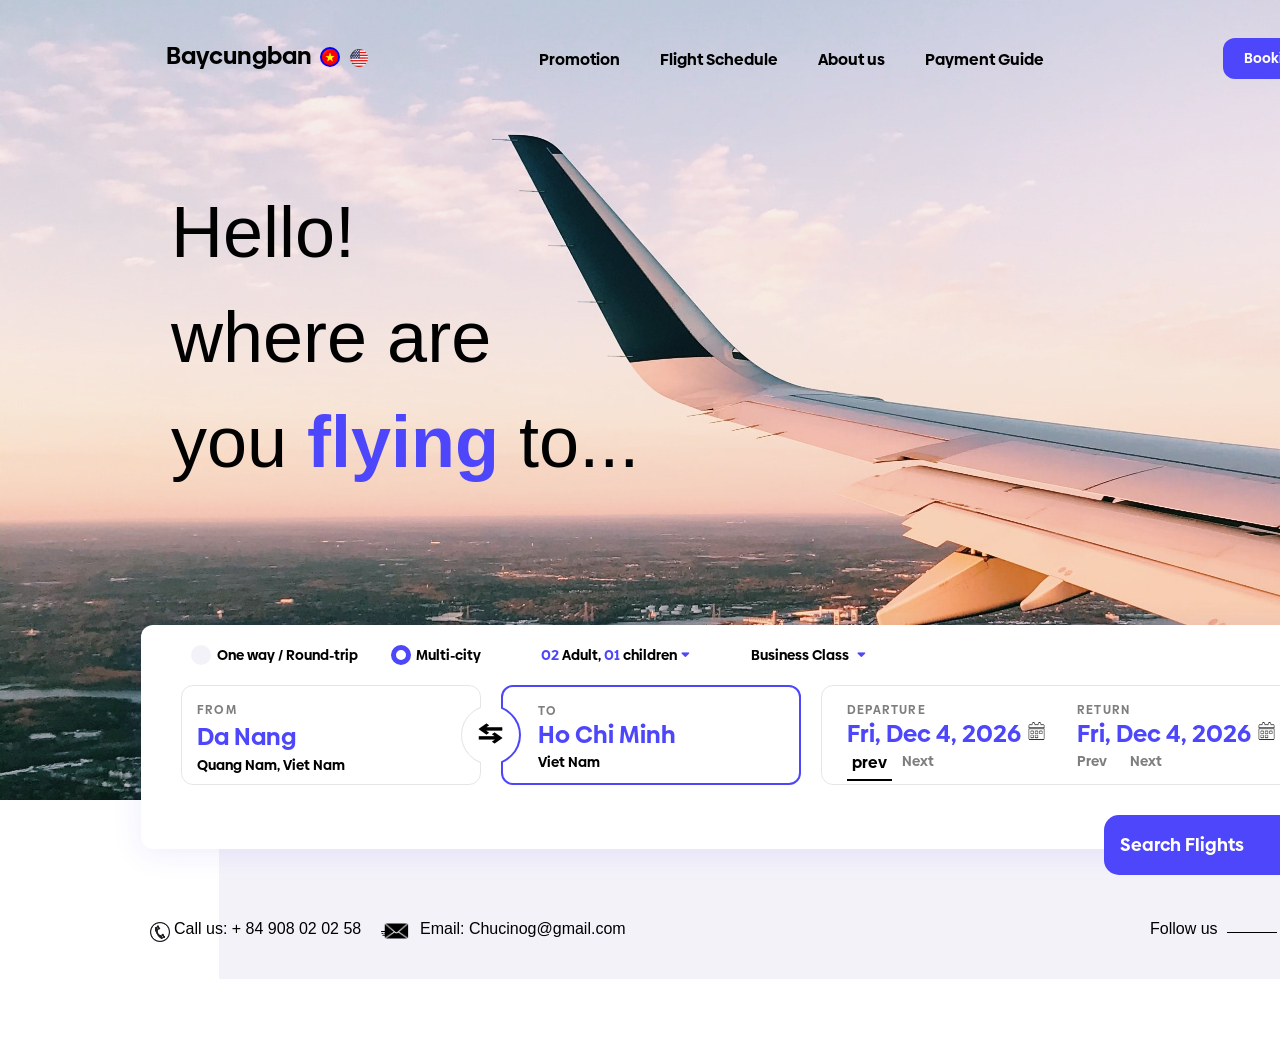
<file: index.html>
<!DOCTYPE html>
<html lang="en">

<head>
    <meta charset="UTF-8">
    <meta http-equiv="X-UA-Compatible" content="IE=edge">
    <meta name="viewport" content="width=device-width, initial-scale=1.0">
    <title>Bay cung ban</title>
    <link rel="stylesheet" href="https://use.fontawesome.com/releases/v5.15.4/css/all.css" />
    <link rel="icon" type="image/png" href="img/icon.ico">
    <link rel="stylesheet" href="/css/style.css">
    <link rel="stylesheet" href="/css/base.css">
</head>

<body>
    <div id="wrapper">
        <!-- Header -->
        <header id="header">
            <div id="slide_home">
                <img src="img/begina-kisembo--rMEwp6TMLs-unsplash.jpg" alt="home" class="img">
                <h3 class="text">Hello! <br>where are <br>you <a>flying</a> to... </h3>
            </div>
            <div class="title"><a href="Home.html">Baycungban</a></div>
            <div class="point"></div>
            <img src="img/flag_vi.png" alt="" class="language1">
            <img src="img/3909383.png" alt="" class="language2">

            <div id="menu">
                <ul>
                    <li><a href="">Promotion</a></li>
                    <li><a href="Fights_Sechedule.html">Flight Schedule</a></li>
                    <li><a href="">About us</a></li>
                    <li><a href="">Payment Guide</a></li>
                </ul>
            </div>
            <div id="booking">
                <button class="btn">Booking now</button>
            </div>
        </header>
        <div id="main">
            <div id="main_box">
                <div class="round_trip">
                    <p class="radius1"></p>
                    <p class="text1">One way / Round-trip</p>
                    <p class="radius2"></p>
                    <p class="text2">Multi-city</p>
                    <p class="text3"> <a href="#">02</a> Adult, <a href="">01</a> children</p>
                    <i class="icon fas fa-sort-down"></i>
                    <p class="text4">Business Class</p>
                    <i class="icon1 fas fa-sort-down"></i>
                </div>
                <div class="airline">
                    <div class="from">
                        <p class="from_title">from</p>
                        <h6 class="from_place">Da Nang</h6>
                        <p class="from_more">Quang Nam, Viet Nam</p>
                    </div>
                    <div class="to">
                        <p class="to_title">to</p>
                        <h6 class="to_place">Ho Chi Minh</h6>
                        <p class="to_more">Viet Nam</p>
                    </div>
                    <div class="border1"></div>
                    <div class="border2"></div>
                    <img class="arrow" src="img/877894-200.png" alt="arrow">
                    <div class="time">
                        <div class="time_start">
                            <p class="time_title">Departure</p>
                            <h6 class="time_day" style="display: flex;">
                                <div id="displayFromDate"></div>
                                <img src="img/free-calendar-icon-865-thumb.png" alt="celendar" />
                                <input type="date" id="fromDate" onchange="functionFromDate(this.value)" />
                            </h6>
                            <p class="time_next1"> Next</p>
                            <b>prev</b>
                        </div>
                        <div class="time_stop">
                            <p class="time_title">return</p>
                            <h6 class="time_day">
                                <div id="displayToDate"></div>
                                <img src="img/free-calendar-icon-865-thumb.png" alt="celendar" />
                                <input type="date" id="toDate" onchange="functionToDate(this.value)" />
                            </h6>
                            <p class="time_next"> Prev Next</p>
                        </div>
                    </div>
                </div>
                <button class="round_search">
                    <p class="text">Search Flights</p>
                    <img src="img/60934.png" alt="" class="arrow_right">
                </button>
            </div>
        </div>
        <div id="footer">
            <div class="box"></div>
            <img class="icon1" src="img/molumen-phone-icon.png" alt="">
            <p class="phone">Call us: + 84 908 02 02 58</p>
            <img src="img/mail.png" alt="" class="icon2">
            <p class="email">Email: Chucinog@gmail.com</p>
            <p class="social">Follow us</p>
            <div class="border5"></div>
            <img src="img/face.png" alt="" class="icon3">
            <img src="img/Instagram.png" alt="" class="icon4">
        </div>
    </div>

    <script src="./app.js"></script>
</body>

</html>
</file>
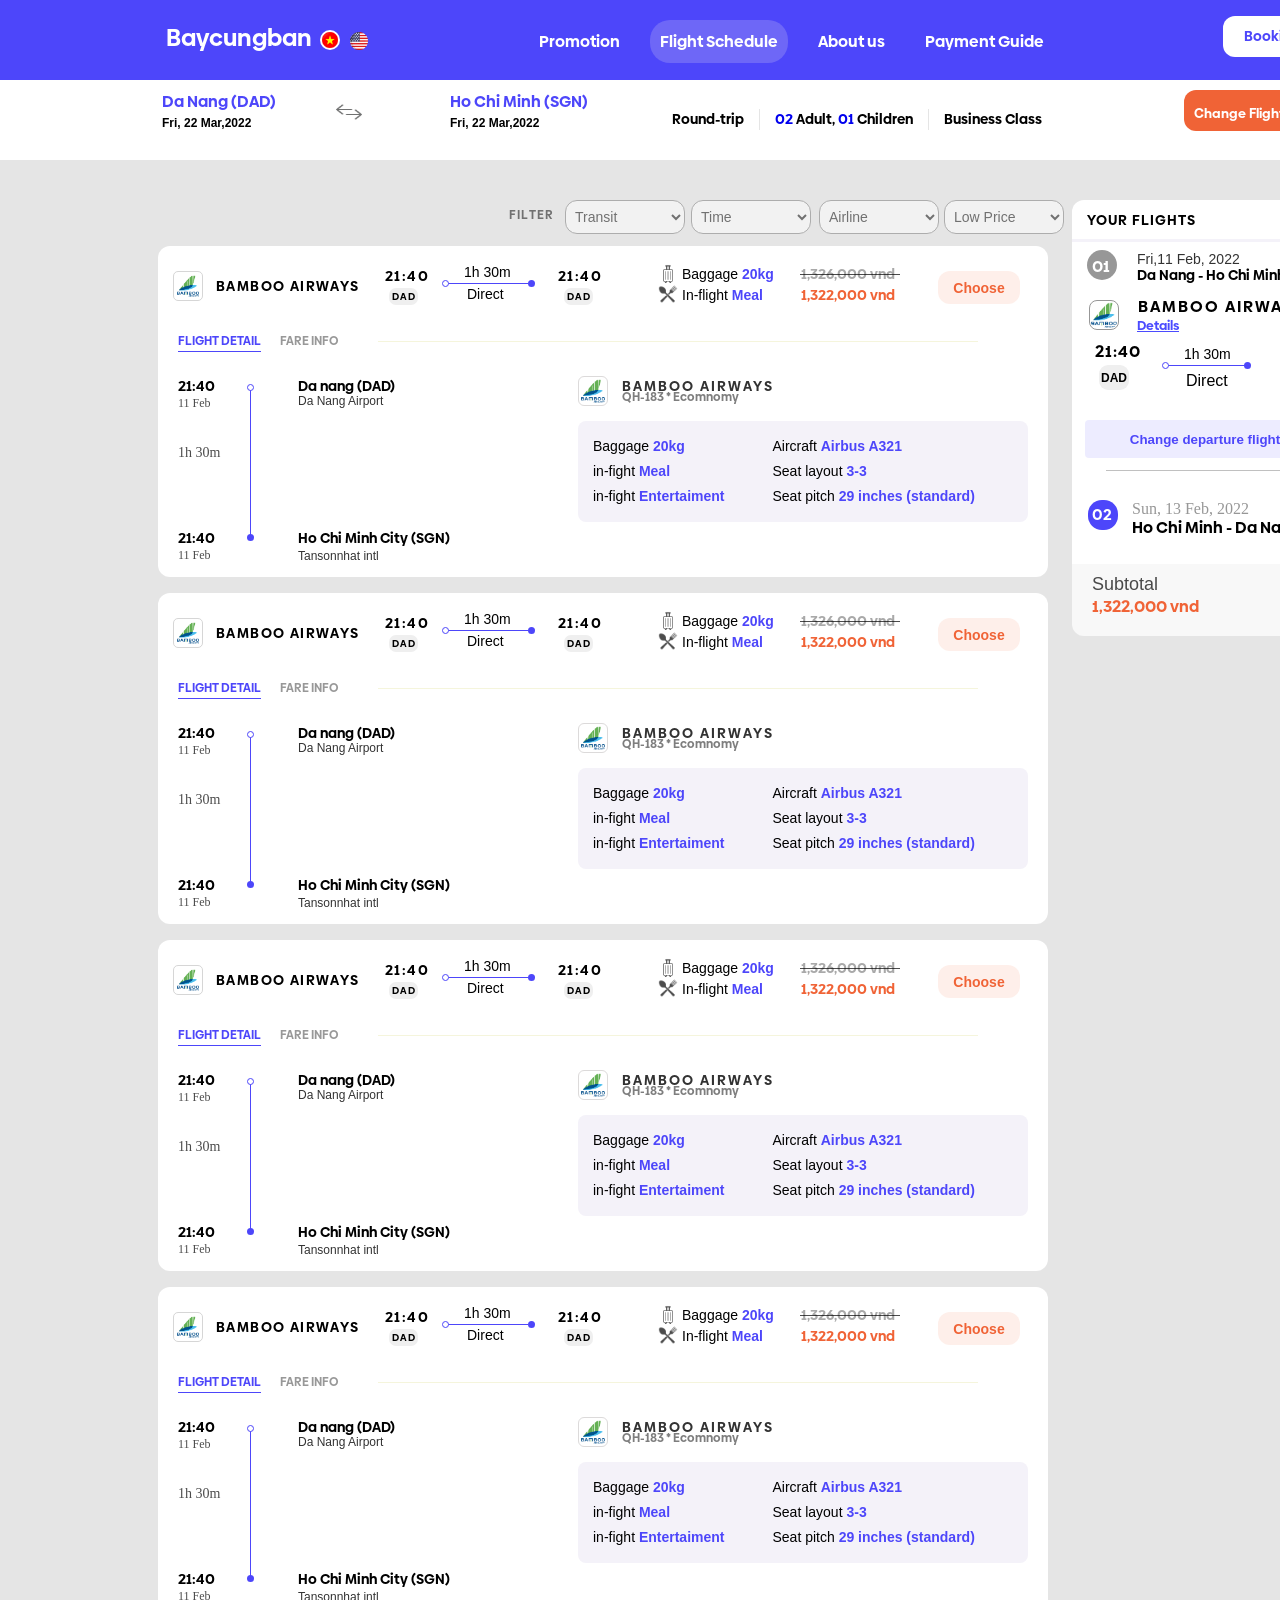
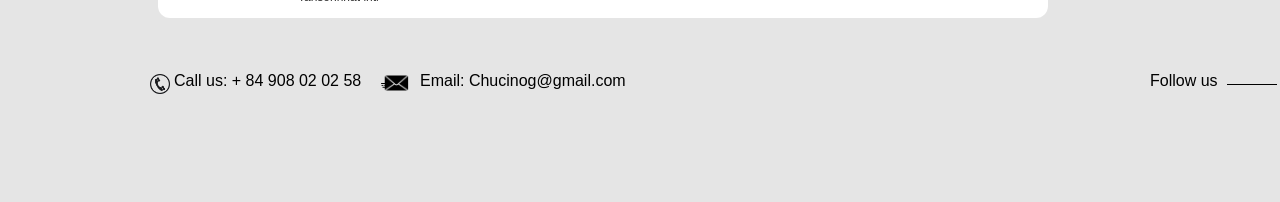
<file: Fights_Sechedule.html>
<!DOCTYPE html>
<html lang="en">
<head>
    <meta charset="UTF-8">
    <meta http-equiv="X-UA-Compatible" content="IE=edge">
    <meta name="viewport" content="width=device-width, initial-scale=1.0">
    <link rel="stylesheet" href="/css/style1.css">
    <link rel="stylesheet" href="/css/base1.css">
    <link rel="icon" type="image/png" href="img/icon.ico">
    <title>Bay Cung Ban</title>
</head>
<body>
    <div id="wrapper">
        <header id="header">
            <div class="title"><a href="Home.html">Baycungban</a></div>
            <div class="point"></div>
            <img src="img/flag_vi.png" alt="" class="language1">
            <img src="img/3909383.png" alt="" class="language2">
            
            <div id="menu">
                <ul>
                    <li><a href="">Promotion</a></li>
                    <li><a class="demo" href="">Flight Schedule</a></li>
                    <li><a href="">About us</a></li>
                    <li><a href="">Payment Guide</a></li>
                </ul>
            </div>
            <div id="booking">
                <button class="btn">Booking now</button>
            </div>
        </header>
        <div id="main">
            <div class="main_search">
                <div class="from">
                    <h6 class="place">Da Nang (DAD)</h6>
                    <p class="time">Fri, 22 Mar,2022</p>
                </div>
                <img src="img/DoubleArrowLeftRight-512.webp" alt="" class="icon1">
                <div class="to">
                    <h6 class="place">Ho Chi Minh (SGN)</h6>
                    <p class="time">Fri, 22 Mar,2022</p>
                </div>
                <div class="text">
                    <p class="text1">Round-trip</p>
                    <p class="text2"><a href="#">02</a> Adult, <a href="#">01</a> Children</p>
                    <p class="text3">Business Class</p>
                </div>
                <button class="btn">
                    <p class="text3">Change Flights</p> 
                    <img class="search" src="img/Search-icon-1.png" alt="">
                </button>
            </div>
            <div id="content">
                <div id="content__left">
                    <div style="display: flex;">
                        <p>Filter</p>
                        <select id="select1">
                            <option value="">Transit</option>
                            <option value="">option2</option>
                            <option value="">option3</option>
                        </select>
                        <select id="select2">
                            <option value="">Time</option>
                            <option value="">option2</option>
                            <option value="">option3</option>
                        </select>
                        <select id="select3">
                            <option value="">Airline</option>
                            <option value="">option2</option>
                            <option value="">option3</option>
                        </select>
                        <select id="select4">
                            <option value="">Low Price</option>
                            <option value="">option2</option>
                            <option value="">option3</option>
                        </select>
                    </div>
                </div>
                <div id="content__more">
                    <div class="content__more_header">
                        <img src="img/logo-bamboo.png" alt="" class="logo">
                        <p class="text4">Bamboo airways</p>
                        <p class="text5">21:40</p>
                        <button class="btn1">DAD</button>
                        <div class="text6">1h 30m</div>
                        <div class="point1"></div>
                        <div class="point2"></div>
                        <div class="text7">Direct</div>
                        <p class="text8">21:40</p>
                        <button class="btn2">DAD</button>
                        <img src="img/free-baggage.png" alt="" class="icon1">
                        <img src="img/meal.jpg" alt="" class="icon2">
                        <p class="text9">Baggage <a href="#">20kg</a> <br>In-flight <a href="">Meal</a></p>
                        
                        <div class="text10">1,326,000 vnd <br> <a href="">1,322,000 vnd</a> </div>
                        <div class="delete"></div>
                        <button class="choose">Choose</button>
                    </div>
                    <div class="content__space">
                        <p class="text11">Flight detail</p>
                        <p class="text12">fare info</p>
                        <div class="boder12"></div>
                    </div>
                    <div class="content__main">
                        <p class="text13">21:40</p>
                        <p class="text14">11 Feb</p>
                        <p class="text15">1h 30m</p>
                        <p class="text16">21:40</p>
                        <p class="text17">11 Feb</p>
                        <div class="border13"></div>
                        <div class="point14"></div>
                        <div class="point15"></div>
                        <p class="text18">Da nang (DAD)</p>
                        <p class="text19">Da Nang Airport</p>
                        <p class="text20">Ho Chi Minh City (SGN)</p>
                        <p class="text21">Tansonnhat intl</p>
                        <img src="img/logo-bamboo.png" alt="" class="icon_logo">
                        <p class="text22">Bamboo airways</p>
                        <p class="text23">QH-183 * Ecomnomy</p>
                        <div class="more">
                            <div class="more_left">
                                <p class="text24">Baggage <a href="">20kg</a></p>
                                <p class="text25">in-fight <a href="">Meal</a></p>
                                <p class="text26">in-fight <a href="">Entertaiment</a></p>
                            </div>
                            <div class="more_right">
                                <p class="text27">Aircraft <a href="">Airbus A321</a></p>
                                <p class="text28">Seat layout <a href="">3-3</a></p>
                                <p class="text29">Seat pitch <a href="">29 inches (standard)</a></p>
                            </div>
                        </div>
                    </div>
                </div>
                <div id="content__more">
                    <div class="content__more_header">
                        <img src="img/logo-bamboo.png" alt="" class="logo">
                        <p class="text4">Bamboo airways</p>
                        <p class="text5">21:40</p>
                        <button class="btn1">DAD</button>
                        <div class="text6">1h 30m</div>
                        <div class="point1"></div>
                        <div class="point2"></div>
                        <div class="text7">Direct</div>
                        <p class="text8">21:40</p>
                        <button class="btn2">DAD</button>
                        <img src="img/free-baggage.png" alt="" class="icon1">
                        <img src="img/meal.jpg" alt="" class="icon2">
                        <p class="text9">Baggage <a href="#">20kg</a> <br>In-flight <a href="">Meal</a></p>
                        
                        <div class="text10">1,326,000 vnd <br> <a href="">1,322,000 vnd</a> </div>
                        <div class="delete"></div>
                        <button class="choose">Choose</button>
                    </div>
                    <div class="content__space">
                        <p class="text11">Flight detail</p>
                        <p class="text12">fare info</p>
                        <div class="boder12"></div>
                    </div>
                    <div class="content__main">
                        <p class="text13">21:40</p>
                        <p class="text14">11 Feb</p>
                        <p class="text15">1h 30m</p>
                        <p class="text16">21:40</p>
                        <p class="text17">11 Feb</p>
                        <div class="border13"></div>
                        <div class="point14"></div>
                        <div class="point15"></div>
                        <p class="text18">Da nang (DAD)</p>
                        <p class="text19">Da Nang Airport</p>
                        <p class="text20">Ho Chi Minh City (SGN)</p>
                        <p class="text21">Tansonnhat intl</p>
                        <img src="img/logo-bamboo.png" alt="" class="icon_logo">
                        <p class="text22">Bamboo airways</p>
                        <p class="text23">QH-183 * Ecomnomy</p>
                        <div class="more">
                            <div class="more_left">
                                <p class="text24">Baggage <a href="">20kg</a></p>
                                <p class="text25">in-fight <a href="">Meal</a></p>
                                <p class="text26">in-fight <a href="">Entertaiment</a></p>
                            </div>
                            <div class="more_right">
                                <p class="text27">Aircraft <a href="">Airbus A321</a></p>
                                <p class="text28">Seat layout <a href="">3-3</a></p>
                                <p class="text29">Seat pitch <a href="">29 inches (standard)</a></p>
                            </div>
                        </div>
                    </div>
                </div>
                <div id="content__more">
                    <div class="content__more_header">
                        <img src="img/logo-bamboo.png" alt="" class="logo">
                        <p class="text4">Bamboo airways</p>
                        <p class="text5">21:40</p>
                        <button class="btn1">DAD</button>
                        <div class="text6">1h 30m</div>
                        <div class="point1"></div>
                        <div class="point2"></div>
                        <div class="text7">Direct</div>
                        <p class="text8">21:40</p>
                        <button class="btn2">DAD</button>
                        <img src="img/free-baggage.png" alt="" class="icon1">
                        <img src="img/meal.jpg" alt="" class="icon2">
                        <p class="text9">Baggage <a href="#">20kg</a> <br>In-flight <a href="">Meal</a></p>
                        
                        <div class="text10">1,326,000 vnd <br> <a href="">1,322,000 vnd</a> </div>
                        <div class="delete"></div>
                        <button class="choose">Choose</button>
                    </div>
                    <div class="content__space">
                        <p class="text11">Flight detail</p>
                        <p class="text12">fare info</p>
                        <div class="boder12"></div>
                    </div>
                    <div class="content__main">
                        <p class="text13">21:40</p>
                        <p class="text14">11 Feb</p>
                        <p class="text15">1h 30m</p>
                        <p class="text16">21:40</p>
                        <p class="text17">11 Feb</p>
                        <div class="border13"></div>
                        <div class="point14"></div>
                        <div class="point15"></div>
                        <p class="text18">Da nang (DAD)</p>
                        <p class="text19">Da Nang Airport</p>
                        <p class="text20">Ho Chi Minh City (SGN)</p>
                        <p class="text21">Tansonnhat intl</p>
                        <img src="img/logo-bamboo.png" alt="" class="icon_logo">
                        <p class="text22">Bamboo airways</p>
                        <p class="text23">QH-183 * Ecomnomy</p>
                        <div class="more">
                            <div class="more_left">
                                <p class="text24">Baggage <a href="">20kg</a></p>
                                <p class="text25">in-fight <a href="">Meal</a></p>
                                <p class="text26">in-fight <a href="">Entertaiment</a></p>
                            </div>
                            <div class="more_right">
                                <p class="text27">Aircraft <a href="">Airbus A321</a></p>
                                <p class="text28">Seat layout <a href="">3-3</a></p>
                                <p class="text29">Seat pitch <a href="">29 inches (standard)</a></p>
                            </div>
                        </div>
                    </div>
                </div>
                <div id="content__more">
                    <div class="content__more_header">
                        <img src="img/logo-bamboo.png" alt="" class="logo">
                        <p class="text4">Bamboo airways</p>
                        <p class="text5">21:40</p>
                        <button class="btn1">DAD</button>
                        <div class="text6">1h 30m</div>
                        <div class="point1"></div>
                        <div class="point2"></div>
                        <div class="text7">Direct</div>
                        <p class="text8">21:40</p>
                        <button class="btn2">DAD</button>
                        <img src="img/free-baggage.png" alt="" class="icon1">
                        <img src="img/meal.jpg" alt="" class="icon2">
                        <p class="text9">Baggage <a href="#">20kg</a> <br>In-flight <a href="">Meal</a></p>
                        
                        <div class="text10">1,326,000 vnd <br> <a href="">1,322,000 vnd</a> </div>
                        <div class="delete"></div>
                        <button class="choose">Choose</button>
                    </div>
                    <div class="content__space">
                        <p class="text11">Flight detail</p>
                        <p class="text12">fare info</p>
                        <div class="boder12"></div>
                    </div>
                    <div class="content__main">
                        <p class="text13">21:40</p>
                        <p class="text14">11 Feb</p>
                        <p class="text15">1h 30m</p>
                        <p class="text16">21:40</p>
                        <p class="text17">11 Feb</p>
                        <div class="border13"></div>
                        <div class="point14"></div>
                        <div class="point15"></div>
                        <p class="text18">Da nang (DAD)</p>
                        <p class="text19">Da Nang Airport</p>
                        <p class="text20">Ho Chi Minh City (SGN)</p>
                        <p class="text21">Tansonnhat intl</p>
                        <img src="img/logo-bamboo.png" alt="" class="icon_logo">
                        <p class="text22">Bamboo airways</p>
                        <p class="text23">QH-183 * Ecomnomy</p>
                        <div class="more">
                            <div class="more_left">
                                <p class="text24">Baggage <a href="">20kg</a></p>
                                <p class="text25">in-fight <a href="">Meal</a></p>
                                <p class="text26">in-fight <a href="">Entertaiment</a></p>
                            </div>
                            <div class="more_right">
                                <p class="text27">Aircraft <a href="">Airbus A321</a></p>
                                <p class="text28">Seat layout <a href="">3-3</a></p>
                                <p class="text29">Seat pitch <a href="">29 inches (standard)</a></p>
                            </div>
                        </div>
                    </div>
                </div>
                <div id="content__right">
                    <div class="title">your flights</div>
                    <div class="border29"></div>
                    <div class="border30">01</div>
                    <div class="text29">Fri,11 Feb, 2022</div>
                    <p class="text30">Da Nang - Ho Chi Minh</p>
                    <img src="img/logo-bamboo.png" alt="" class="logo">
                    <p class="text31">Bamboo airways</p>
                    <a href="" class="text32">Details</a>
                    <p class="text33">21:40</p>
                    <p class="text34">23:10</p>
                    <button class="btn11">DAD</button>
                    <button class="btn12">DAD</button>
                    <div class="text35">1h 30m</div>
                    <div class="point1"></div>
                    <div class="point2"></div>
                    <div class="text36">Direct</div>
                    <button class="btn13">Change departure flight</button>
                    <div class="border31"></div>
                    <p class="border32">02</p>
                    <p class="text37">Sun, 13 Feb, 2022</p>
                    <p class="text38">Ho Chi Minh - Da Nang</p>
                    <div class="footer">
                        <p class="sub">Subtotal</p>
                        <p class="money">1,322,000 vnd</p>
                    </div>
                </div>
            </div>
        </div>
        <div id="footer">
            <div class="box"></div>
            <img class="icon1" src="img/molumen-phone-icon.png" alt="">
            <p class="phone">Call us: + 84 908 02 02 58</p>
            <img src="img/mail.png" alt="" class="icon2">
            <p class="email">Email: Chucinog@gmail.com</p>
            <p class="social">Follow us</p>
            <div class="border5"></div>
            <img src="img/face.png" alt="" class="icon3">
            <img src="img/Instagram.png" alt="" class="icon4">
        </div>
    </div>
</body>
</html>
</file>
<file: css/style.css>
#wrapper{
    position: relative;
    width: 1512px;
    height: auto;
}
/* header css */
#header{
    position: relative;
    width: 1512px;
    height: 80px;
    margin-left: auto;
    margin-right: auto;
    z-index: 1;
}

#header .title a{
    position: absolute;
    width: 144px;
    height: 22px;
    left: 166px;
    top: 38px;

    font-style: normal;
    font-weight: bold;
    line-height: 36px;
    font-size: 24px;
    text-decoration: none;
    color: black;
}
#header .point, .language1 {
    position: absolute;
    width: 20px;
    height: 20px;
    left: 320px;
    top: 47px;

}
#header .point {
    background-color: blue;
    border-radius: 50%;
}

#header .language2{
    position: absolute;
    width: 18px;
    height: 18px;
    left: 350px;
    top: 49px;
}

#header .language1:hover,
.language2:hover{
    opacity: 80%;
    cursor: pointer;
}

#menu ul{
    display: flex;
    flex-direction: row;
    align-items: flex-start;
    padding: 0px;

    position: absolute;
    width: 553px;
    height: 21px;
    left: 529px;
    top: 48px;
    list-style-type: none;
}

#header #menu ul li{
    margin-right: 20px;
    display: inline-block;
}

#header #menu ul li a {
    position: static;
    width: 112px;
    height: 21px;
    left: 341px;
    top: 0px;
    text-decoration: none;
    padding: 10px;
    color: #000;
    font-weight: bold;
}

#header #menu ul li a:hover{
    background-color: rgba(240, 233, 233,0.2);
    border-radius: 20px;
}

#header #booking{
    display: flex;
    flex-direction: row;
    justify-content: center;
    align-items: center;
    padding: 10px 16px;
    position: absolute;
    width: 128px;
    height: 41px;
    left: 1223px;
    top: 38px;
    background: #4D46FA;
    border-radius: 12px;
}

#header #booking .btn{
    position: static;
    height: 21px;
    top: 10px;
    font-family: 'SVN-Biennale';
    font-style: normal;
    font-weight: 600;
    font-size: 14px;
    line-height: 21px;
    background-color: #4D46FA;
    color: #ffffff;
    outline: none;
    border: none;
    cursor: pointer;
}

#header #booking .btn:hover{
    opacity: 0.8;
}

#header #slide_home .img{
    position: absolute;
    width: 1518px;
    height: 1555px;;
    /* left: 0px; */
    top:-506px;
}

#header #slide_home .text{
    position: absolute;
    width: 550px;
    height: 105px;
    left: 171px;
    top: 180px;

    font-family: Arial, Helvetica, sans-serif;
    font-style: normal;
    font-weight: 50;
    font-size: 72px;
    line-height: 105px;
    cursor: default;
}
#header #slide_home .text a{
    color: #4D46FA;
    font-weight: bold;
}

#main #main_box{
    position: absolute;
    width: 1230px;
    height: 224px;
    left: 141px;
    top: 625px;
    background: #FFFFFF;
    box-shadow: 0px 4px 30px rgba(77, 70, 250, 0.1);
    border-radius: 12px;
    z-index: 3;
}

#main #main_box .round_trip{
    position: absolute;
    width: 100%;
    height: 21px;
    top: 20px;
    font-weight: bold;
    font-size: 14px;
    display: flex;
}

#main #main_box .round_trip .radius1{
    position: absolute;
    width: 20px;
    height: 20px;
    background: #f4f2f9;
    border-radius: 100px;
    left: 50px;
    cursor: pointer;
}

#main #main_box .round_trip .radius2{
    position: absolute;
    background: #FFFFFF;
    width: 20px;
    height: 20px;
    border: 5px solid #4D46FA;
    border-radius: 100px;
    left: 250px;
    cursor: pointer;
}

#main #main_box .round_trip .radius1:hover{
    background: #FFFFFF;
    width: 20px;
    height: 20px;
    border: 5px solid #4D46FA;
}

#main_box .round_trip .text1{
    position: relative;
    left: 76px;
    width: 180px;
}

#main_box .round_trip .text2{
    position: relative;
    left: 95px;
}

#main_box .round_trip .text3{
    position: absolute;
    left: 400px;
}
#main_box .round_trip .text3 a{
    text-decoration: none;
    color: #4D46FA;
}

#main_box .round_trip .text4{
    position: absolute;
    left: 610px;
}

#main_box .round_trip i{
    position: absolute;
    width: 8px;
    height: 4px;
    color: #4D46FA;
    border-radius: 0.5px;
    cursor: pointer;
}

#main_box .round_trip .icon{
    left: 540px;
}

#main_box .round_trip .icon1{
    left: 716px;
}

#main #main_box .airline{
    position: absolute;
    top: 60px;
    font-weight: bold;
    font-size: 14px;
    display: flex;
}

#main #main_box .airline .arrow{
    position: absolute;
    left: 336px;
    width: 27px;
    height: 25px;
    top: 36px;
}

#main #main_box .airline .from{
    position: absolute;
    left: 40px;
    height: 100px;
    width: 300px;
    padding: 15px;
    border: 1px solid rgba(0, 0, 0, 0.1);
    border-radius: 12px;
    font-family: 'SVN-Biennale';
    font-weight: bold;
}

#main #main_box .from .from_title{
    left: 30px;
    font-size: 12px;
    line-height: 18px;
    letter-spacing: 0.1em;
    text-transform: uppercase;
    color: #000000;
    opacity: 0.5;
}

#main #main_box .from .from_place{
    left: 30px;
    font-style: normal;
    font-size: 24px;
    line-height: 36px;
    top: 30px;
    color: #4D46FA;
}

#main #main_box .from .from_more{
    top: 65px;
    left: 30px;
    font-style: normal;
    font-size: 14px;
    line-height: 21px;
}

#main #main_box .border1{
    position: relative;
    top:20px;
    left: 320px;
    width: 60px;
    height: 60px;
    background: #ffff;
    border-bottom: 1px solid;
    border-left: 1px solid;
    border-top: 2px solid;
    border-right: 2px solid;
    border-left-color: rgba(0, 0, 0, 0.1);
    border-bottom-color: rgba(0, 0, 0, 0.1);
    border-right-color: #4D46FA;
    border-top-color: #4D46FA;
    border-radius: 100%;
    transform: rotate(45deg);
}

/* #main #main_box .left{
    position: absolute;
    font-size: ;
    z-index: 1000000;
} */

#main #main_box .border2{
    width: 20px;
    height: 70px;
    position: absolute;
    left: 340px;
    top: 12px;
    background: #ffffff;
}

#main #main_box .airline .to{
    position: absolute;
    left: 360px;
    height: 100px;
    width: 300px;
    padding: 15px;
    border: 2px solid #4D46FA;
    border-radius: 12px;
    background: #ffffff;
    font-family: 'SVN-Biennale';
    font-weight: 800;
    font-style: normal;
}

#main #main_box .to .to_title{
    position: absolute;
    left: 35px;
    font-size: 12px;
    line-height: 18px;
    letter-spacing: 0.1em;
    text-transform: uppercase;
    opacity: 0.5;
}

#main #main_box .to .to_place{
    position: absolute;
    left: 35px;
    font-size: 24px;
    line-height: 36px;
    top: 30px;

    color: #4D46FA;
}

#main #main_box .to .to_more{
    position: absolute;
    top: 65px;
    left: 35px;
    font-size: 14px;
    line-height: 21px;
}

#main #main_box .airline .time{
    position: absolute;
    left: 680px;
    height: 100px;
    width: 510px;
    padding: 15px;
    border: 1px solid rgba(0, 0, 0, 0.1);
    border-radius: 12px;
    box-sizing: border-box;
    display: flex;
}

#main #main_box .airline .time .time_start,
.time_stop{
    padding-left: 10px;
    width: 230px;
    font-family: 'SVN-Biennale';
    font-style: normal;
    font-weight: 600;
    cursor: pointer;
}

#main #main_box .airline .time .time_start b{
    position: absolute;
    top: 60px;
    font-size: 16px;
    border-bottom: 2px solid;
    padding: 5px;
}

#main #main_box .airline .time .time_title{
    position: absolute;
    font-size: 12px;
    line-height: 18px;
    letter-spacing: 0.1em;
    text-transform: uppercase;
    opacity: 0.5;
}

#main #main_box .airline .time .time_day{
    position: absolute;
    top:30px;
    font-size: 24px;
    line-height: 36px;
    color: #4D46FA;
}

#main #main_box .airline .time .time_day img{
    width: 24px;
    height: 20px;
    padding-left: 5px;
}

#main #main_box .airline .time .time_next,
#main #main_box .airline .time .time_next1{
    position: absolute;
    top: 65px;
    font-family: 'SVN-Biennale';
    font-style: normal;
    font-weight: 600;
    font-size: 14px;
    line-height: 21px;
    word-spacing: 20px;

    opacity: 0.5;
}
#main #main_box .airline .time .time_next1{
    left:80px;
}

#main #main_box .round_search{
    display: flex   ;
    position: absolute;
    width: 242px;
    height: 60px;
    left: 963px;
    top: 190px;
    background: #4D46FA;
    border-radius: 15px;
    outline: none;
    border: none;
    cursor: pointer;

}
#main #main_box .round_search:hover{
    background-color: #645ef5;
}

#main #main_box .round_search .text{
    position: absolute;
    font-family: 'SVN-Biennale';
    font-style: normal;
    font-weight: 600;
    font-size: 18px;
    line-height: 27px;
    color: #ffffff;
    padding: 16px;
}

#main #main_box .round_search .arrow_right{
    position: absolute;
    width: 26px;
    height: 34px;
    left: 187px;
    top: 12px;
    filter: brightness(0) invert(1);
   -webkit-filter: brightness(0) invert(1);
}

#wrapper {
    position: relative;
    width: 1512px;
    height: auto;
  }
  /* header css */
  #header {
    position: relative;
    width: 1512px;
    height: 80px;
    margin-left: auto;
    margin-right: auto;
    z-index: 1;
  }
  
  #header .title a {
    position: absolute;
    width: 144px;
    height: 22px;
    left: 166px;
    top: 38px;
  
    font-style: normal;
    font-weight: bold;
    line-height: 36px;
    font-size: 24px;
    text-decoration: none;
    color: black;
  }
  #header .point,
  .language1 {
    position: absolute;
    width: 20px;
    height: 20px;
    left: 320px;
    top: 47px;
  }
  #header .point {
    background-color: blue;
    border-radius: 50%;
  }
  
  #header .language2 {
    position: absolute;
    width: 18px;
    height: 18px;
    left: 350px;
    top: 49px;
  }
  
  #header .language1:hover,
  .language2:hover {
    opacity: 80%;
    cursor: pointer;
  }
  
  #menu ul {
    display: flex;
    flex-direction: row;
    align-items: flex-start;
    padding: 0px;
  
    position: absolute;
    width: 553px;
    height: 21px;
    left: 529px;
    top: 48px;
    list-style-type: none;
  }
  
  #header #menu ul li {
    margin-right: 20px;
    display: inline-block;
  }
  
  #header #menu ul li a {
    position: static;
    width: 112px;
    height: 21px;
    left: 341px;
    top: 0px;
    text-decoration: none;
    padding: 10px;
    color: #000;
    font-weight: bold;
  }
  
  #header #menu ul li a:hover {
    background-color: rgba(240, 233, 233, 0.2);
    border-radius: 20px;
  }
  
  #header #booking {
    display: flex;
    flex-direction: row;
    justify-content: center;
    align-items: center;
    padding: 10px 16px;
    position: absolute;
    width: 128px;
    height: 41px;
    left: 1223px;
    top: 38px;
    background: #4d46fa;
    border-radius: 12px;
  }
  
  #header #booking .btn {
    position: static;
    height: 21px;
    top: 10px;
    font-family: "SVN-Biennale";
    font-style: normal;
    font-weight: 600;
    font-size: 14px;
    line-height: 21px;
    background-color: #4d46fa;
    color: #ffffff;
    outline: none;
    border: none;
    cursor: pointer;
  }
  
  #header #booking .btn:hover {
    opacity: 0.8;
  }
  
  #header #slide_home .img {
    position: absolute;
    width: 1518px;
    height: 1555px;
    /* left: 0px; */
    top: -506px;
  }
  
  #header #slide_home .text {
    position: absolute;
    width: 550px;
    height: 105px;
    left: 171px;
    top: 180px;
  
    font-family: Arial, Helvetica, sans-serif;
    font-style: normal;
    font-weight: 50;
    font-size: 72px;
    line-height: 105px;
    cursor: default;
  }
  #header #slide_home .text a {
    color: #4d46fa;
    font-weight: bold;
  }
  
  #main #main_box {
    position: absolute;
    width: 1230px;
    height: 224px;
    left: 141px;
    top: 625px;
    background: #ffffff;
    box-shadow: 0px 4px 30px rgba(77, 70, 250, 0.1);
    border-radius: 12px;
    z-index: 3;
  }
  
  #main #main_box .round_trip {
    position: absolute;
    width: 100%;
    height: 21px;
    top: 20px;
    font-weight: bold;
    font-size: 14px;
    display: flex;
  }
  
  #main #main_box .round_trip .radius1 {
    position: absolute;
    width: 20px;
    height: 20px;
    background: #f4f2f9;
    border-radius: 100px;
    left: 50px;
    cursor: pointer;
  }
  
  #main #main_box .round_trip .radius2 {
    position: absolute;
    background: #ffffff;
    width: 20px;
    height: 20px;
    border: 5px solid #4d46fa;
    border-radius: 100px;
    left: 250px;
    cursor: pointer;
  }
  
  #main #main_box .round_trip .radius1:hover {
    background: #ffffff;
    width: 20px;
    height: 20px;
    border: 5px solid #4d46fa;
  }
  
  #main_box .round_trip .text1 {
    position: relative;
    left: 76px;
    width: 180px;
  }
  
  #main_box .round_trip .text2 {
    position: relative;
    left: 95px;
  }
  
  #main_box .round_trip .text3 {
    position: absolute;
    left: 400px;
  }
  #main_box .round_trip .text3 a {
    text-decoration: none;
    color: #4d46fa;
  }
  
  #main_box .round_trip .text4 {
    position: absolute;
    left: 610px;
  }
  
  #main_box .round_trip i {
    position: absolute;
    width: 8px;
    height: 4px;
    color: #4d46fa;
    border-radius: 0.5px;
    cursor: pointer;
  }
  
  #main_box .round_trip .icon {
    left: 540px;
  }
  
  #main_box .round_trip .icon1 {
    left: 716px;
  }
  
  #main #main_box .airline {
    position: absolute;
    top: 60px;
    font-weight: bold;
    font-size: 14px;
    display: flex;
  }
  
  #main #main_box .airline .arrow {
    position: absolute;
    left: 336px;
    width: 27px;
    height: 25px;
    top: 36px;
  }
  
  #main #main_box .airline .from {
    position: absolute;
    left: 40px;
    height: 100px;
    width: 300px;
    padding: 15px;
    border: 1px solid rgba(0, 0, 0, 0.1);
    border-radius: 12px;
    font-family: "SVN-Biennale";
    font-weight: bold;
  }
  
  #main #main_box .from .from_title {
    left: 30px;
    font-size: 12px;
    line-height: 18px;
    letter-spacing: 0.1em;
    text-transform: uppercase;
    color: #000000;
    opacity: 0.5;
  }
  
  #main #main_box .from .from_place {
    left: 30px;
    font-style: normal;
    font-size: 24px;
    line-height: 36px;
    top: 30px;
    color: #4d46fa;
  }
  
  #main #main_box .from .from_more {
    top: 65px;
    left: 30px;
    font-style: normal;
    font-size: 14px;
    line-height: 21px;
  }
  
  #main #main_box .border1 {
    position: relative;
    top: 20px;
    left: 320px;
    width: 60px;
    height: 60px;
    background: #ffff;
    border-bottom: 1px solid;
    border-left: 1px solid;
    border-top: 2px solid;
    border-right: 2px solid;
    border-left-color: rgba(0, 0, 0, 0.1);
    border-bottom-color: rgba(0, 0, 0, 0.1);
    border-right-color: #4d46fa;
    border-top-color: #4d46fa;
    border-radius: 100%;
    transform: rotate(45deg);
  }
  
  /* #main #main_box .left{
      position: absolute;
      font-size: ;
      z-index: 1000000;
  } */
  
  #main #main_box .border2 {
    width: 20px;
    height: 70px;
    position: absolute;
    left: 340px;
    top: 12px;
    background: #ffffff;
  }
  
  #main #main_box .airline .to {
    position: absolute;
    left: 360px;
    height: 100px;
    width: 300px;
    padding: 15px;
    border: 2px solid #4d46fa;
    border-radius: 12px;
    background: #ffffff;
    font-family: "SVN-Biennale";
    font-weight: 800;
    font-style: normal;
  }
  
  #main #main_box .to .to_title {
    position: absolute;
    left: 35px;
    font-size: 12px;
    line-height: 18px;
    letter-spacing: 0.1em;
    text-transform: uppercase;
    opacity: 0.5;
  }
  
  #main #main_box .to .to_place {
    position: absolute;
    left: 35px;
    font-size: 24px;
    line-height: 36px;
    top: 30px;
  
    color: #4d46fa;
  }
  
  #main #main_box .to .to_more {
    position: absolute;
    top: 65px;
    left: 35px;
    font-size: 14px;
    line-height: 21px;
  }
  
  #main #main_box .airline .time {
    position: absolute;
    left: 680px;
    height: 100px;
    width: 510px;
    padding: 15px;
    border: 1px solid rgba(0, 0, 0, 0.1);
    border-radius: 12px;
    box-sizing: border-box;
    display: flex;
  }
  
  #main #main_box .airline .time .time_start,
  .time_stop {
    padding-left: 10px;
    width: 230px;
    font-family: "SVN-Biennale";
    font-style: normal;
    font-weight: 600;
    cursor: pointer;
  }
  
  #main #main_box .airline .time .time_start b {
    position: absolute;
    top: 60px;
    font-size: 16px;
    border-bottom: 2px solid;
    padding: 5px;
  }
  
  #main #main_box .airline .time .time_title {
    position: absolute;
    font-size: 12px;
    line-height: 18px;
    letter-spacing: 0.1em;
    text-transform: uppercase;
    opacity: 0.5;
  }
  
  #main #main_box .airline .time .time_day {
    position: absolute;
    top: 30px;
    font-size: 24px;
    line-height: 36px;
    color: #4d46fa;
  }
  
  #main #main_box .airline .time .time_day img {
    position: absolute;
    right: -25px;
    top: 5px;
    width: 24px;
    height: 20px;
    padding-left: 5px;
  }
  
  #main #main_box .airline .time .time_day input {
    width: 24px;
    height: 20px;
    padding-left: 5px;
    position: absolute;
    left: 185px;
    top: 5px;
    opacity: 0;
  }
  
  #main #main_box .airline .time .time_next,
  #main #main_box .airline .time .time_next1 {
    position: absolute;
    top: 65px;
    font-family: "SVN-Biennale";
    font-style: normal;
    font-weight: 600;
    font-size: 14px;
    line-height: 21px;
    word-spacing: 20px;
  
    opacity: 0.5;
  }
  #main #main_box .airline .time .time_next1 {
    left: 80px;
  }
  
  #main #main_box .round_search {
    display: flex;
    position: absolute;
    width: 242px;
    height: 60px;
    left: 963px;
    top: 190px;
    background: #4d46fa;
    border-radius: 15px;
    outline: none;
    border: none;
    cursor: pointer;
  }
  #main #main_box .round_search:hover {
    background-color: #645ef5;
  }
  
  #main #main_box .round_search .text {
    position: absolute;
    font-family: "SVN-Biennale";
    font-style: normal;
    font-weight: 600;
    font-size: 18px;
    line-height: 27px;
    color: #ffffff;
    padding: 16px;
  }
  
  #main #main_box .round_search .arrow_right {
    position: absolute;
    width: 26px;
    height: 34px;
    left: 187px;
    top: 12px;
    filter: brightness(0) invert(1);
    -webkit-filter: brightness(0) invert(1);
  }
  
  #wrapper #footer {
    position: absolute;
    width: 1518px;
    top: 800px;
    height: 250px;
    background-color: #ffff;
    z-index: 2;
  }
  
  #wrapper #footer .box {
    position: absolute;
    width: 1300px;
    height: 179px;
    background: #f4f2f9;
    left: 219px;
  }
  
  #wrapper #footer .icon1 {
    position: absolute;
    width: 20px;
    height: 20px;
    left: 150px;
    top: 122px;
  }
  
  #wrapper #footer .icon2 {
    position: absolute;
    width: 30px;
    height: 30px;
    left: 380px;
    top: 116px;
  }
  
  #wrapper #footer .phone {
    position: absolute;
    left: 174px;
    top: 120px;
    font-family: "Segoe UI", Tahoma, Geneva, Verdana, sans-serif;
  }
  
  #wrapper #footer .email {
    position: absolute;
    left: 420px;
    top: 120px;
    font-family: "Segoe UI", Tahoma, Geneva, Verdana, sans-serif;
  }
  #wrapper #footer .social {
    position: absolute;
    left: 1150px;
    top: 120px;
    font-family: "Segoe UI", Tahoma, Geneva, Verdana, sans-serif;
  }
  #wrapper #footer .border5 {
    position: absolute;
    width: 50px;
    height: 1px;
    left: 1227px;
    top: 132px;
    background-color: #000;
  }
  
  #wrapper #footer .icon3 {
    position: absolute;
    width: 20px;
    height: 20px;
    left: 1285px;
    top: 122px;
  }
  
  #wrapper #footer .icon4 {
    position: absolute;
    width: 20px;
    height: 20px;
    left: 1312px;
    top: 122px;
  }
</file>
<file: css/base.css>
@font-face {
    font-family: "SVN-Biennale";
    src: url("/font/Biennale-Bold.otf") format("truetype"),url("/font/Biennale-Book.otf") format("opentyle");
}
*{
    margin: 0;
    padding: 0;
    box-sizing: border-box;
}
body{
    position: relative;
    font-family: "SVN-Biennale";
    width: 1512px;
    height: 482px;
    background: #E5E5E5;

}
</file>
<file: css/style1.css>
#header{
    position: relative;
    width: 1512px;
    height: 80px;
    margin-left: auto;
    margin-right: auto;
    z-index: 1;
    background-color: #4D46FA;
}

#header .title a{
    position: absolute;
    width: 144px;
    height: 22px;
    left: 166px;
    top: 20px;

    font-style: normal;
    font-weight: bold;
    line-height: 36px;
    font-size: 24px;
    text-decoration: none;
    color: #ffffff;
}
#header .point, .language1 {
    position: absolute;
    width: 20px;
    height: 20px;
    left: 320px;
    top: 30px;

}
#header .point {
    background-color: #ffffff;
    border-radius: 50%;
}

#header .language2{
    position: absolute;
    width: 18px;
    height: 18px;
    left: 350px;
    top: 32px;
}

#header .language1:hover,
.language2:hover{
    opacity: 80%;
    cursor: pointer;
}

#menu ul{
    display: flex;
    flex-direction: row;
    align-items: flex-start;
    padding: 0px;

    position: absolute;
    width: 553px;
    height: 21px;
    left: 529px;
    top: 30px;
    list-style-type: none;
}

#header #menu ul li{
    margin-right: 20px;
    display: inline-block;
}

#header #menu ul li a {
    position: static;
    width: 112px;
    height: 21px;
    left: 341px;
    top: 0px;
    text-decoration: none;
    padding: 10px;
    color: #ffffff;
    font-weight: bold;
}

#header #menu ul li a:hover{
    background-color: rgba(240, 233, 233,0.2);
    border-radius: 20px;
}

#header #menu .demo {
    background-color: rgba(240, 233, 233,0.2);
    border-radius: 20px;
}

#header #booking{
    display: flex;
    flex-direction: row;
    justify-content: center;
    align-items: center;
    padding: 10px 16px;
    position: absolute;
    width: 128px;
    height: 41px;
    left: 1223px;
    top: 16px;
    background: #ffffff;
    border-radius: 12px;
}

#header #booking .btn{
    position: static;
    height: 21px;
    top: 10px;
    font-family: 'SVN-Biennale';
    font-style: normal;
    font-weight: 600;
    font-size: 14px;
    line-height: 21px;
    background-color: #ffffff;
    color: #4D46FA;
    outline: none;
    border: none;
    cursor: pointer;
}

#header #booking .btn:hover{
    opacity: 0.8;
}

/* main */
#main .main_search{
    display: flex;
    position: absolute;
    width: 1512px;
    height: 80px;
    left: 0px;
    top: 80px;
    padding: 10px 140px;
    background: #ffffff;
}

#main .main_search .from,.to{
    position: absolute;
    line-height: 24px;
    width: 200px;
    height: 100%;
    left: 162px;
}

#main .main_search .to{
    position: absolute;
    left: 450px;
}

#main .main_search .place{
    font-family: 'SVN-Biennale';
    font-style: normal;
    font-weight: 600;
    font-size: 16px;
    line-height: 24px;
    color: #4D46FA;
}
#main .main_search .time{
    font-family: 'Segoe UI', Tahoma, Geneva, Verdana, sans-serif;
    font-style: normal;
    font-weight: 600;
    font-size: 12px;
    line-height: 18px;
    color: #000000;
}
#main .main_search .icon1{
    position: absolute;
    width: 26px;
    height: 20px;
    left: 336px;
    top: 22px;
    cursor: pointer;
    opacity: 0.6;
}

#main .main_search .text {
    display: flex;
    position: absolute;
    height: 21px;
    top: 29px;
    left: 672px;
    font-size: 14px;
}

#main .main_search .text1,.text2{
    margin-right: 15px;
    padding-right: 15px;
    border-right: 1px solid rgba(0, 0, 0, 0.1);
}

#main .main_search .text2 a{
    text-decoration: none;
}

#main .main_search .btn{
    position: absolute;
    width: 157px;
    height: 41px;
    left: 1184px;

    background: #F06336;
    border-radius: 12px;
    outline: none;
    border: none;
    
}

#main .main_search .btn:hover{
    opacity: 0.7;
    cursor: pointer;
}

#main .main_search .btn .text3{
    position: absolute;
    font-weight: 200;
    font-family: 'SVN-Biennale';
    color: #ffffff;
    line-height: 40%;
    left: 10px;
}

#main .main_search .btn .search{
    position: absolute;
    width: 20px;
    height: 20px;
    left: 123px;
    top: 14px;
    filter: brightness(0) invert(1);
   -webkit-filter: brightness(0) invert(1);
}
/* content */
#content {
    position: relative;
    width: 100%;
    display: flex;
    flex-direction: row-reverse;
    top: 100px;
    flex-wrap: wrap;
    justify-content: center;
}
  
#content__left {
    display: flex;
    flex: 1;
    position: absolute;
    width: 43px;
    height: 18px;
    left: 509px;
    top: 20px;
  
    font-style: normal;
    font-weight: 600;
    font-size: 12px;
    line-height: 18px;
    letter-spacing: 0.1em;
    text-transform: uppercase;
  
    color: #000000;
  
    opacity: 0.5;
}
  
#content__left p {
    position: absolute;
    top: 6px;
}
  
#content__left select {
    background: #ffffff;
    border-radius: 12px;
    color: #000000;
    font-size: 14px;
    padding-left: 5px;
}
  
#content__left #select1 {
    position: absolute;
    width: 120px;
    height: 34px;
    left: 56px;
    top: 0px;
}
  
#content__left #select2 {
    position: absolute;
    width: 120px;
    height: 34px;
    left: 182px;
    top: 0px;
}
  
#content__left #select3 {
    position: absolute;
    width: 120px;
    height: 34px;
    left: 310px;
    top: 0px;
}
  
#content__left #select4 {
    position: absolute;
    width: 120px;
    height: 34px;
    left: 435px;
    top: 0px;
}
  
#content__right {
    flex: 2;
    position: absolute;
    width: 270px;
    height: 433px;
    top: 20px;
    right: 170px;
    flex-direction: column;
    background: #ffffff;
    border-radius: 12px;
    display: flex;
    
}

#content__more{
    position: relative;
    flex-direction: row;
    display: flex;
    top: 50px;
    left: -153px;
    width: 890px;
    height: 331px;
    background: #FFFFFF;
    border-radius: 12px;
    margin-top: 16px;
}

.content__more_header{
    position: absolute;
    display: flex;
    padding: 15px;
    width: 100%;
    height: 80px;
    font-size: 14px;
    top: 10px;
}
.content__more_header .logo{
    position: absolute;
    width: 30px;
    height: 30px;
    border: 1px solid #cccc;
    border-radius: 5px;
    padding: 3px;
}

.content__more_header .text4{
    position: absolute;
    font-family: 'SVN-Biennale';
    font-style: normal;
    font-weight: 600;
    font-size: 14px;
    line-height: 21px;
    left: 58px;
    top: 20px;
    letter-spacing: 0.1em;
    text-transform: uppercase;
}

.content__more_header .text5,.text8{
    position: absolute;
    width: 41px;
    height: 21px;
    left: 227px;
    top: 10px;
    letter-spacing: 0.1em;
    text-transform: uppercase;
}

.content__more_header .text8{
    left: 400px;
}

.content__more_header .btn1,.btn2{
    position: absolute;
    width: 29px;
    height: 17px;
    left: 231px;
    top: 32px;

    font-family: 'SVN-Biennale';
    font-style: normal;
    font-weight: 400;
    font-size: 10px;
    line-height: 15px;
    letter-spacing: 0.1em;
    text-transform: uppercase;
    border-radius: 7px;
    border: none;

}

.content__more_header .btn2{
    left: 406px;
}

.content__more_header .text6{
    position: absolute;
    left: 290px;
    top: 6px;
    padding-left: 16px;
    font-family: sans-serif;
    font-size: 14px;
    line-height: 21px;
    width: 80px;
    border-bottom: 1px solid #4D46FA;
}
.content__more_header .text7{
    position: absolute;
    font-family: sans-serif;
    left: 304px;
    top: 30px;
    padding-left: 5px;
}

.content__more_header .point1,.point2{
    width: 7px;
    height: 7px;
    position: absolute;
    border-radius: 100%;
    top: 24px;
}

.content__more_header .point1{
    background-color: #ffffff;
    border: 1px solid #4D46FA;
    left: 284px;
    top: 24px;
}
.content__more_header .point2{
    background-color: #4D46FA;
    left: 370px;
}

.content__more_header .icon1,.icon2{
    position: absolute;
    width: 20px;
    height: 20px;
    left: 500px;
    top: 8px;
}

.content__more_header .icon2{
    top: 28px;
    opacity: 0.7;
}

.content__more_header .text9,.text10{
    position: absolute;
    left: 524px;
    top: 8px;
    line-height: 1.5;
    font-family: sans-serif;
}

.content__more_header .text9 a{
    text-decoration: none;
    color: #4D46FA;
    font-weight: 600;
}

.content__more_header .text10{
    left: 643px;
    font-family: revert;
    color: darkgray;
}
.content__more_header .delete{
    position: absolute;
    left: 642px;
    width: 100px;
    height: 1px;
    top: 18px;
    background-color: #000000;
    opacity: 0.7;
}
.content__more_header .text10 a{
    text-decoration: none;
    color: #F06336;
}

.content__more_header .choose{
    position: absolute;
    width: 82px;
    height: 33px;
    left: 780px;
    background: rgba(240, 99, 54, 0.1);
    border-radius: 12px;
    outline: none;
    border: none;
    font-size: 14px;
    color: #F06336;
    font-weight: bold;
}

.content__more_header .choose:hover{
    opacity: 0.7;
    cursor: pointer;
}

.content__space{
    display: flex;
    position: absolute;
    top: 87px;
    margin-left: 20px;
    width: 100%;
    font-size: 12px;
    font-family: 'SVN-Biennale';
    font-weight: 200;
    text-transform: uppercase;
}

.content__space .text11{
    position: relative;
    color: #4D46FA;
    padding-bottom: 2px;
    border-bottom: 1px solid #4D46FA;
    
}

.content__space .text12{
    position: absolute;
    left: 102px;
    opacity: 0.4;
}
.content__space .boder12{
    position: absolute;
    width: 600px;
    height: 1px;
    background-color: beige;
    left: 200px;
    top: 8px;
}

.content__main {
    display: flex;
    position: absolute;
    top: 130px;
    margin-left: 20px;
    width: 100%;
}

.content__main .text13,.text16{
    position: absolute;
    font-size: 14px;
}

.content__main .text16{
    top: 152px;
}

.content__main .text14,.text17{
    position: absolute;
    top:20px;
    font-size: 12px;
    opacity: 0.7;
    font-family: serif;
}

.content__main .text17{
    top:172px;
}

.content__main .text15{
    position: absolute;
    top: 69px;
    font-size: 14px;
    opacity: 0.7;
    font-family: serif;
}

.content__main .border13{
    position: absolute;
    width: 1px;
    height: 150px;
    left: 72px;
    top: 11px;
    background-color: #4D46FA;
}

.content__main .point14,.point15{
    width: 7px;
    height: 7px;
    position: absolute;
    border-radius: 100%;
    left: 69px;
}

.content__main .point14{
    background-color: #ffffff;
    border: 1px solid #4D46FA;
    top: 8px;
}

.content__main .point15{
    background-color: #4D46FA;
    top: 158px;
}

.content__main .text18,.text20{
    position: absolute;
    left: 120px;
    font-size: 14px;
}

.content__main .text20{
    top: 152px;
}

.content__main .text19,.text21{
    position: absolute;
    left: 120px;
    font-size: 12px;
    top: 18px;
    font-family: sans-serif;
    opacity: 0.8;
}

.content__main .text21{
    top: 173px;
}

.content__main .icon_logo{
    position: absolute;
    left: 400px;
    width: 30px;
    height: 30px;
    border: 1px solid #dcdada;
    padding: 2px;
    border-radius: 6px;
}

.content__main .text22,.text23{
    position: absolute;
    left: 444px;
}

.content__main .text22{
    font-size: 14px;
    text-transform: uppercase;
    opacity: 0.8;
    letter-spacing: 2px;
}

.content__main .text23{
    top: 13px;
    font-size: 12px;
    opacity: 0.5;
}

.content__main .more{
    position: absolute;
    display: flex;
    width: 450px;
    height: 101px;
    background-color: #F4F2F9;
    left: 400px;
    top: 45px;
    border-radius: 8px;
    padding: 5px;
}

.content__main .more .more_left .text24,.text25,.text26{
    position: relative;
    font-size: 14px;
    line-height: 21px;
    font-family: sans-serif;
    padding: 2px;
    left: 8px;
    top: 8px;
}

.content__main .more a{
    text-decoration: none;
    color: #4D46FA;
    font-weight: 600;
}

.content__main .more .more_right .text27,.text28,.text29{
    position: relative;
    font-size: 14px;
    line-height: 21px;
    font-family: sans-serif;
    padding: 2px;
    left: 52px;
    top: 8px;
}

.content_more1{
    position: relative;
    width: 100%;
    display: flex;
    flex-direction: row-reverse;
    top: 100px;
    flex-wrap: wrap;
    justify-content: center;
}

/* content right */
#content__right .title{
    position: absolute;
    left: 15px;
    letter-spacing: 1px;
    text-transform: uppercase;
    top: 10px;
    font-size: 14px;
}

#content__right .border29{
    position: absolute;
    width: 270px;
    height: 3px;
    background-color: #F4F2F9;
    top: 39px;
}

#content__right .border30{
    position: absolute;
    width: 30px;
    height: 30px;
    background-color: #979797;
    top: 50px;
    left: 15px;
    padding: 5px;
    border-radius: 15px;
    color: #ffff
}

#content__right .text29{
    position: absolute;
    font-size: 14px;
    top: 47px;
    opacity: 0.8;
    left:63px;
}

#content__right .text30{
    position: absolute;
    font-size: 14px;
    top: 65px;
    left: 65px;
}

#content__right .logo{
    position: absolute;
    width: 30px;
    height: 30px;
    border-radius: 8px;
    border: 1px solid #979797;
    padding: 1px;
    top: 100px;
    left: 17px;
}

#content__right .text31{
    position: absolute;
    top: 95px;
    letter-spacing: 2px;
    text-transform: uppercase;
    left: 66px;
}
#content__right .text32{
    position: absolute;
    left: 65px;
    top: 116px;
    font-size: 13px;
    color: blue;
    opacity: 0.7;
}

#content__right .text33,.text34{
    position: absolute;
    left: 23px;
    top: 140px;
    letter-spacing: 1px;
}
#content__right .text34 {
    left: 210px;
}

#content__right .btn11,.btn12{
    position: absolute;
    width: 30px;
    height: 25px;
    border-radius: 9px;
    top: 165px;
    left: 27px;
    font-size: 12px;
    font-weight: 600;
    border: none;
    outline: none;
}

#content__right .btn12{
    left: 217px;
}

#content__right .text35{
    position: absolute;
    left: 96px;
    top: 144px;
    padding-left: 16px;
    font-family: sans-serif;
    font-size: 14px;
    line-height: 21px;
    width: 80px;
    border-bottom: 1px solid #4D46FA;
}
#content__right .text36{
    position: absolute;
    font-family: sans-serif;
    left: 109px;
    top: 172px;
    padding-left: 5px;
}

#content__right .point1,.point2{
    width: 7px;
    height: 7px;
    position: absolute;
    border-radius: 100%;
    top: 24px;
}

#content__right .point1{
    background-color: #ffffff;
    border: 1px solid #4D46FA;
    left: 90px;
    top: 162px;
}
#content__right .point2{
    background-color: #4D46FA;
    left: 172px;
    top: 162px;
}

#content__right .btn13{
    position: absolute;
    width: 240px;
    height: 38px;
    top: 220px;
    left: 13px;
    border-radius: 4px;
    outline: none;
    border: none;
    background: rgba(77, 70, 250, 0.1);
    color: #4D46FA;
    font-weight: 700;
    cursor: pointer;
}

#content__right .btn13:hover{
    opacity: 0.8;
}

#content__right .border31{
    position: absolute;
    width: 200px;
    height: 1px;
    background-color: #979797;
    left: 34px;
    top: 270px;
    opacity: 0.6;
}

#content__right .border32{
    position: absolute;
    width: 30px;
    height: 30px;
    background: #4D46FA;
    color: #ffffff;
    font-size: 15px;
    border-radius: 14px;
    padding: 4px;
    left: 16px;
    top: 300px;
}

#content__right .text37{
    position: absolute;
    left: 60px;
    top: 300px;
    color: #979797;
    font-weight: 100;
    font-family: -webkit-body;
}

#content__right .text38{
    position: absolute;
    left: 60px;
    top: 316px;
}

#content__right .footer{
    position: absolute;
    width: 270px;
    height: 72px;
    background: #F8F8F8;
    border-radius: 0px 0px 12px 12px;
    top: 364px;
}

#content__right .sub{
    position: relative;
    top: 10px;
    left: 20px;
    opacity: 0.7;
    font-family: sans-serif;
    font-size: 18px;
}

#content__right .money{
    position: relative;
    left: 20px;
    top:10px;
    color: #F06336
}
/* Footer */
#wrapper #footer{
    position: absolute;
    width: 1518px;
    bottom: -62px;
    height: 250px;
    z-index: 2;
}

#wrapper #footer .icon1{
    position: absolute;
    width: 20px;
    height: 20px;
    left: 150px;
    top: 122px;
}

#wrapper #footer .icon2{
    position: absolute;
    width: 30px;
    height: 30px;
    left: 380px;
    top: 116px;
}

#wrapper #footer .phone{
    position: absolute;
    left: 174px;
    top: 120px;
    font-family: 'Segoe UI', Tahoma, Geneva, Verdana, sans-serif;
}

#wrapper #footer .email{
    position: absolute;
    left: 420px;
    top: 120px;
    font-family: 'Segoe UI', Tahoma, Geneva, Verdana, sans-serif;
}
#wrapper #footer .social{
    position: absolute;
    left: 1150px;
    top: 120px;
    font-family: 'Segoe UI', Tahoma, Geneva, Verdana, sans-serif;
}
#wrapper #footer .border5{
    position: absolute;
    width: 50px;
    height: 1px;
    left: 1227px;
    top: 132px;
    background-color: #000;
}

#wrapper #footer .icon3{
    position: absolute;
    width: 20px;
    height: 20px;
    left: 1285px;
    top: 122px;
    cursor: pointer;
}

#wrapper #footer .icon4{
    position: absolute;
    width: 20px;
    height: 20px;
    left: 1312px;
    top: 122px;
    cursor: pointer;
}
</file>
<file: css/base1.css>
@font-face {
    font-family: "SVN-Biennale";
    src: url("/font/Biennale-Bold.otf") format("truetype"),url("/font/Biennale-Book.otf") format("opentyle");
}
*{
    margin: 0;
    padding: 0;
    box-sizing: border-box;
}
body{
    position: relative;
    font-family: "SVN-Biennale";
    width: 1512px;
    height: 1740px;
    background: #E5E5E5;

}
</file>
